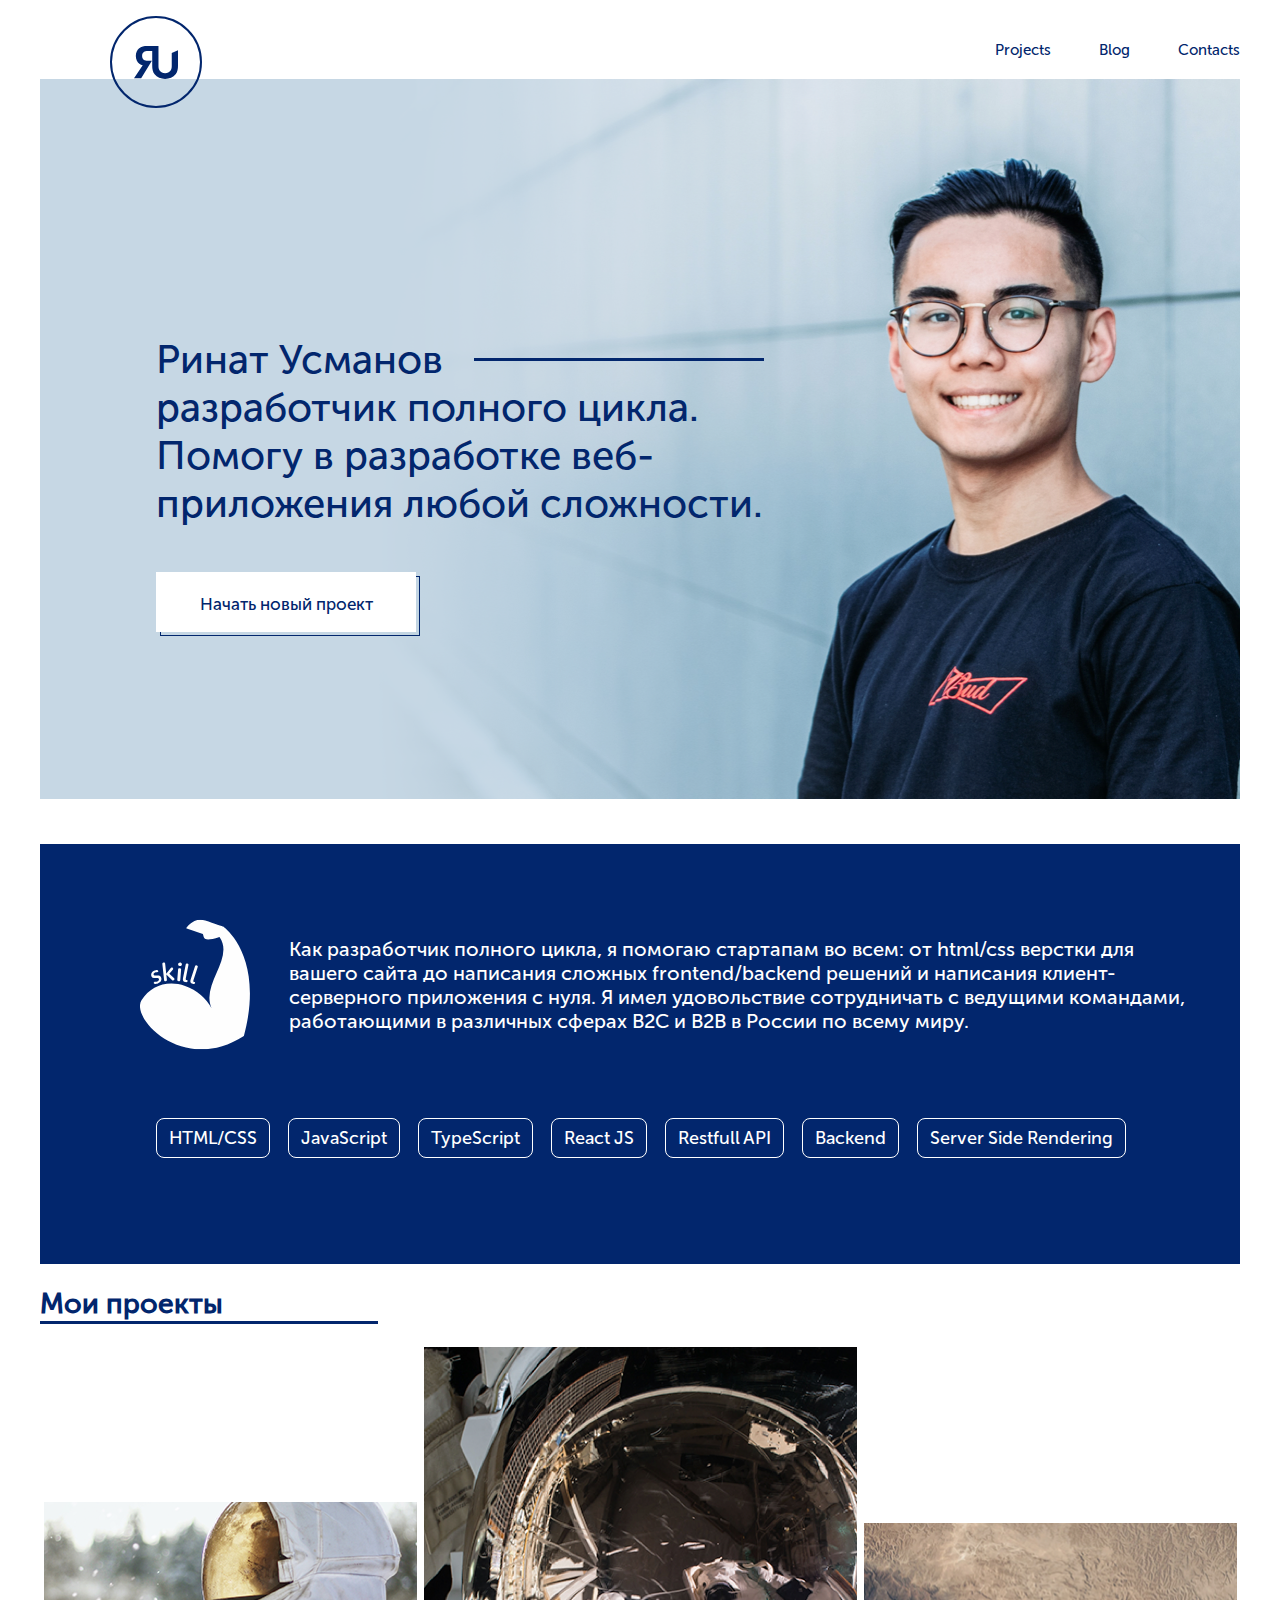
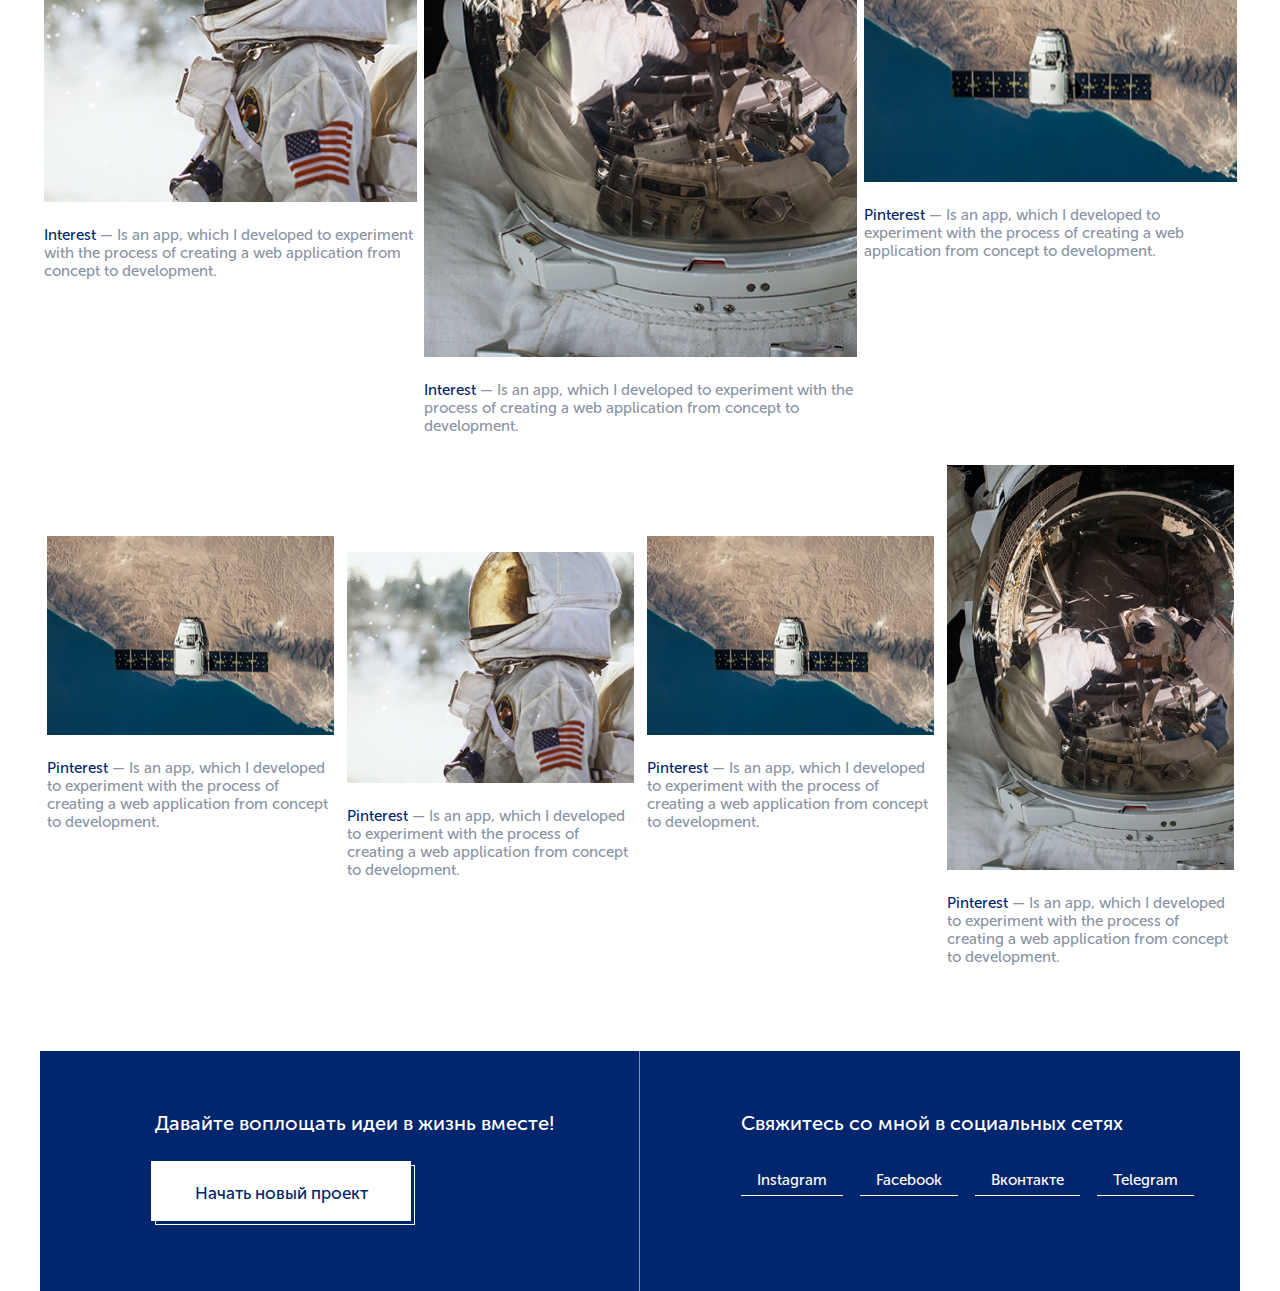
<file: index.html>
<!DOCTYPE html>
<html lang="en" dir="ltr">
  <head>
    <meta charset="utf-8">
    ﻿<meta name="viewport" content="width=device-width, initial-scale=1.0"/>
    <meta http-equiv="X-UA-Compatible" content="ie=edge">
    <link rel="stylesheet" href="./css/index.css">
    <link rel="stylesheet" href="./css/home.css">
    <link rel="stylesheet" href="./css/media.css">
    <title>Главная</title>
  </head>
  <body>
    <header>
        <a href="./index.html" class="logo">
          <img src="./img/logo_blue.svg">
        </a>
        <div class="headbar">
          <a href="./project.html">Projects</a>
          <a href="./blog.html">Blog</a>
          <a href="./contacts.html">Contacts</a>
        </div>
    </header>
    <div>
      <section class="person">
        <div class="dev-rinat">
          <p>Ринат Усманов</p>
            разработчик полного цикла. Помогу в разработке веб-приложения любой сложности.
        </div>
        <button class="person-button"></button>
      </section>
      <section class="skill">
        <div class="skill-top">
          <img src="./img/skill.svg" class="skill-image">
          <p class="skill-text">
            Как разработчик полного цикла, я помогаю стартапам во всем: от html/css верстки для вашего сайта до написания сложных frontend/backend решений и написания клиент-серверного приложения с нуля. Я имел удовольствие сотрудничать с ведущими командами, работающими в различных сферах B2C и B2B в России по всему миру.
          </p>
        </div>
        <div class="skill-bottom">
          <span class="skill-type">HTML/CSS</span>
          <span class="skill-type">JavaScript</span>
          <span class="skill-type">TypeScript</span>
          <span class="skill-type">React JS</span>
          <span class="skill-type">Restfull API</span>
          <span class="skill-type">Backend</span>
          <span class="skill-type">Server Side Rendering</span>
        </div>
      </section>
      <section class="gallery">
        <h2>Мои проекты</h2>
        <div class="gallery-box">
          <div class="box">
            <img src="./img/1.png" alt="">
            <p class="img-text"><span>Interest</span> — Is an app, which I developed to experiment with the process of creating a web application from concept to development.</p>
          </div>
          <div class="box">
            <img src="./img/2.png" alt="">
            <p class="img-text"><span>Interest</span> — Is an app, which I developed to experiment with the process of creating a web application from concept to development.</p>
          </div>
          <div class="box">
            <img src="./img/3.png" alt="">
            <p class="img-text"><span>Pinterest</span> — Is an app, which I developed to experiment with the process of creating a web application from concept to development.</p>
          </div>
        </div>
        <div class="gallery-box cell-4">
          <div class="box">
            <img src="./img/3.png" alt="">
            <p class="img-text"><span>Pinterest</span> — Is an app, which I developed to experiment with the process of creating a web application from concept to development.</p>
          </div>
          <div class="box">
            <img src="./img/1.png" alt="">
            <p class="img-text"><span>Pinterest</span> — Is an app, which I developed to experiment with the process of creating a web application from concept to development.</p>
          </div>
          <div class="box">
            <img src="./img/3.png" alt="">
            <p class="img-text"><span>Pinterest</span> — Is an app, which I developed to experiment with the process of creating a web application from concept to development.</p>
          </div>
          <div class="box">
            <img src="./img/2.png" alt="">
            <p class="img-text"><span>Pinterest</span> — Is an app, which I developed to experiment with the process of creating a web application from concept to development.</p>
          </div>
        </div>
      </section>
    </div>
    <footer>
      <div class="footer-left">
        <p>Давайте воплощать идеи в жизнь вместе!</p>
        <button class="footer-button"></button>
      </div>
      <div class="footer-right">
        <p>Свяжитесь со мной в социальных сетях</p>
        <div class="social">
          <a href="#">Instagram</a>
          <a href="#">Facebook</a>
          <a href="#">Вконтакте</a>
          <a href="#">Telegram</a>
        </div>
      </div>
    </footer>
  </body>
</html>
</file>
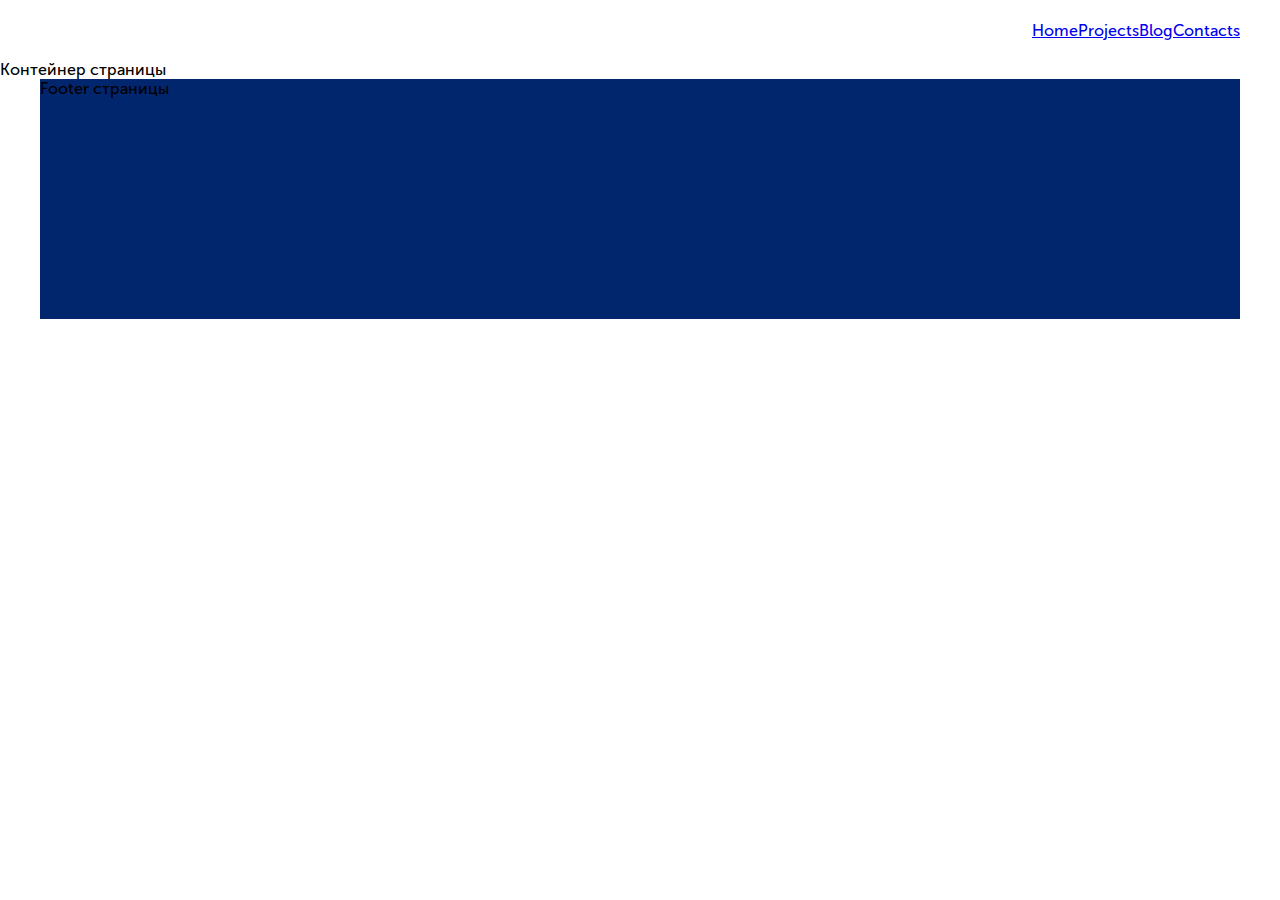
<file: blog.html>
<!DOCTYPE html>
<html lang="en" dir="ltr">
  <head>
    <meta charset="utf-8">
    <meta name="viewport" content="width=device-width, user-scalable=no, initial-scale=1.0, maximum-scale=1.0, minimum-scale=1.0">
    <meta http-equiv="X-UA-Compatible" content="ie=edge">
    <link rel="stylesheet" href="./css/index.css">
    <title>Блог</title>
  </head>
  <body>
    <header>
      <a href="./index.html">Home</a>
      <a href="./project.html">Projects</a>
      <a href="./blog.html">Blog</a>
      <a href="./contacts.html">Contacts</a>
    </header>
    <div class="content">
      <p>Контейнер страницы</p>
    </div>
    <footer>
      <p>Footer страницы</p>
    </footer>
  </body>
</html>
</file>
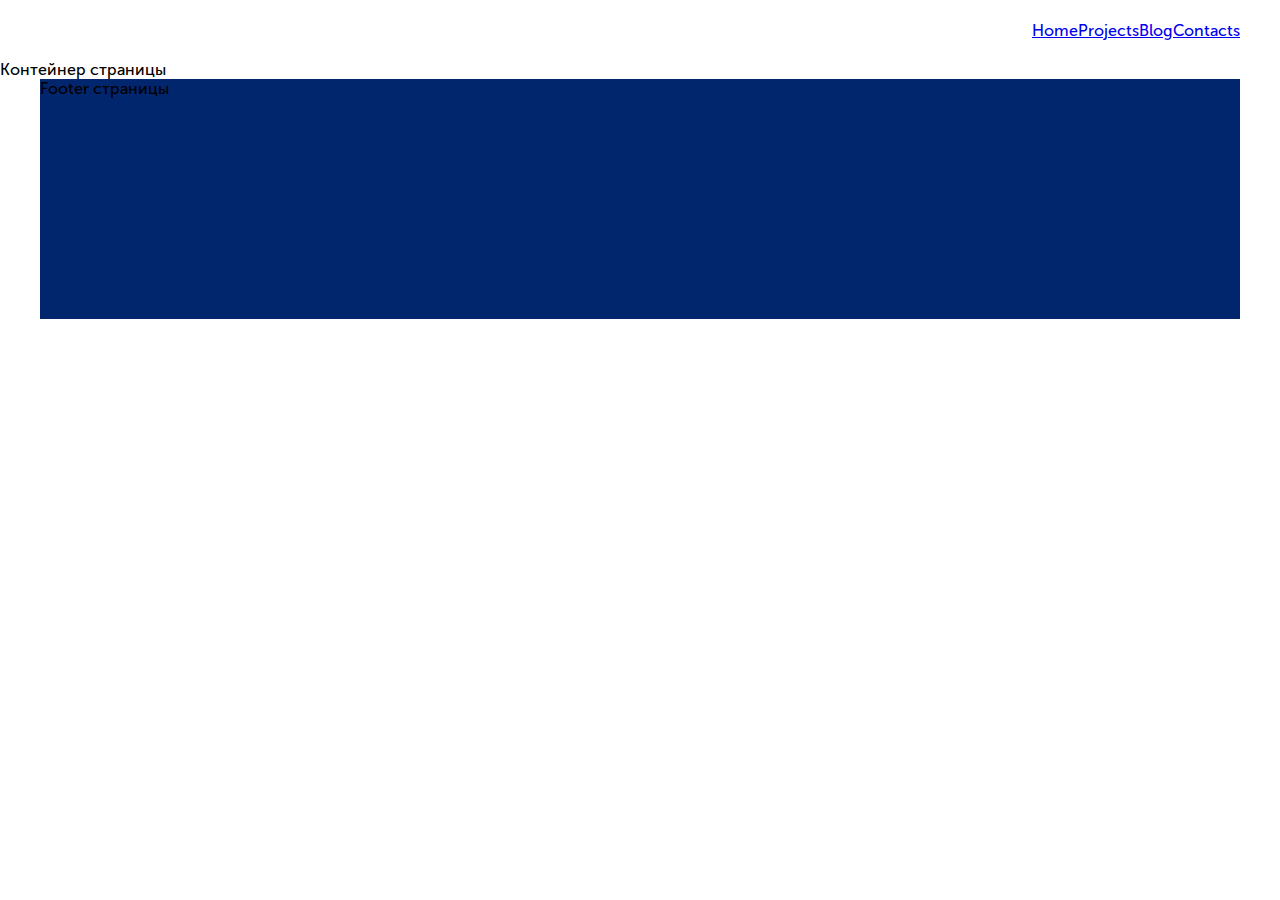
<file: blogpost.html>
<!DOCTYPE html>
<html lang="en" dir="ltr">
  <head>
    <meta charset="utf-8">
    <meta name="viewport" content="width=device-width, user-scalable=no, initial-scale=1.0, maximum-scale=1.0, minimum-scale=1.0">
    <meta http-equiv="X-UA-Compatible" content="ie=edge">
    <link rel="stylesheet" href="./css/index.css">
    <title>Пост</title>
  </head>
  <body>
    <header>
      <a href="./index.html">Home</a>
      <a href="./project.html">Projects</a>
      <a href="./blog.html">Blog</a>
      <a href="./contacts.html">Contacts</a>
    </header>
    <div class="content">
      <p>Контейнер страницы</p>
    </div>
    <footer>
      <p>Footer страницы</p>
    </footer>
  </body>
</html>
</file>
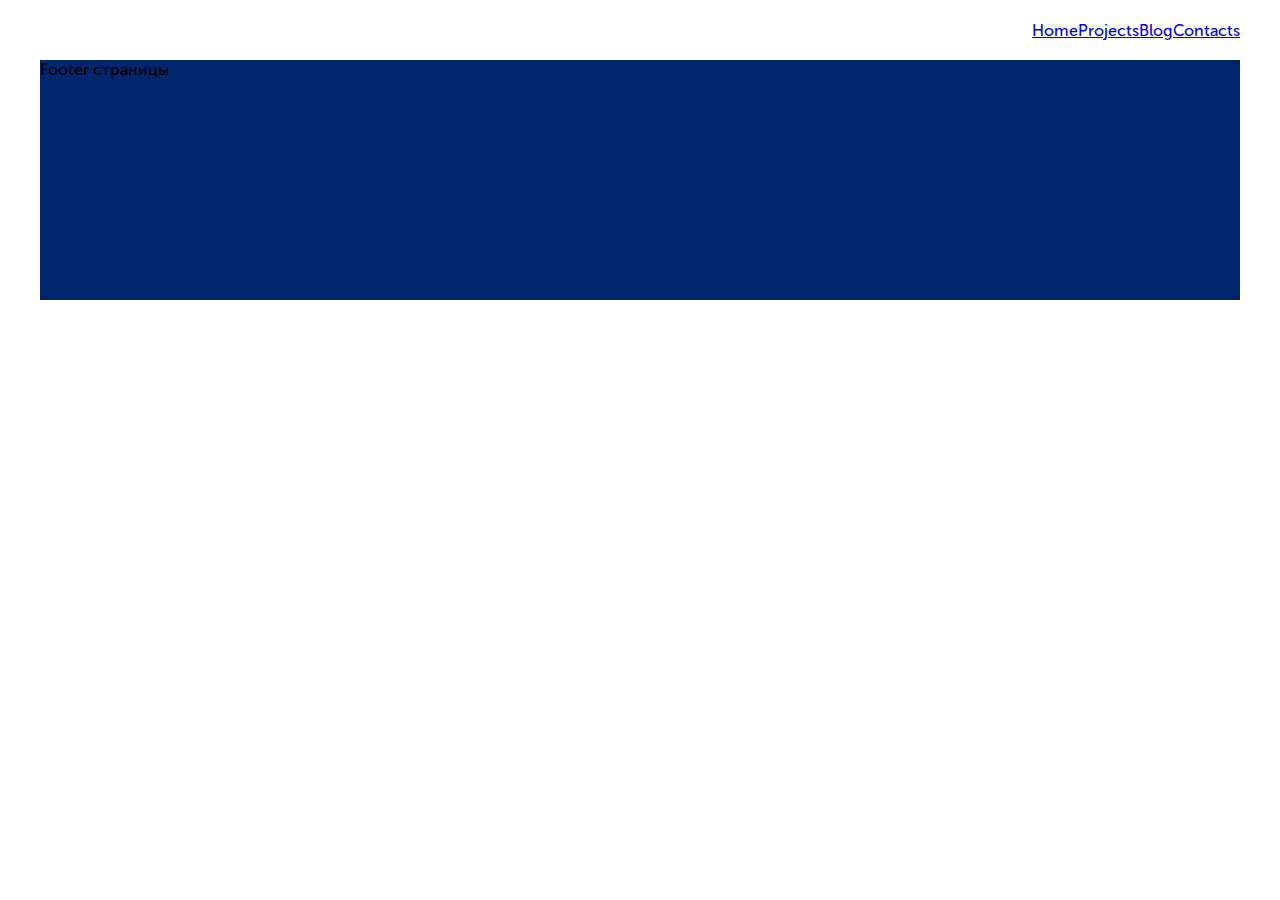
<file: contacts.html>
<!DOCTYPE html>
<html lang="en" dir="ltr">
  <head>
    <meta charset="utf-8">
    <meta name="viewport" content="width=device-width, user-scalable=no, initial-scale=1.0, maximum-scale=1.0, minimum-scale=1.0">
    <meta http-equiv="X-UA-Compatible" content="ie=edge">
    <link rel="stylesheet" href="./css/index.css">
    <title>Контакты</title>
  </head>
  <body>
    <header>
        <a href="./index.html">Home</a>
        <a href="./project.html">Projects</a>
        <a href="./blog.html">Blog</a>
        <a href="./contacts.html">Contacts</a>
    </header>
    <div class="content">

    </div>
    <footer>
      <p>Footer страницы</p>
    </footer>
  </body>
</html>
</file>
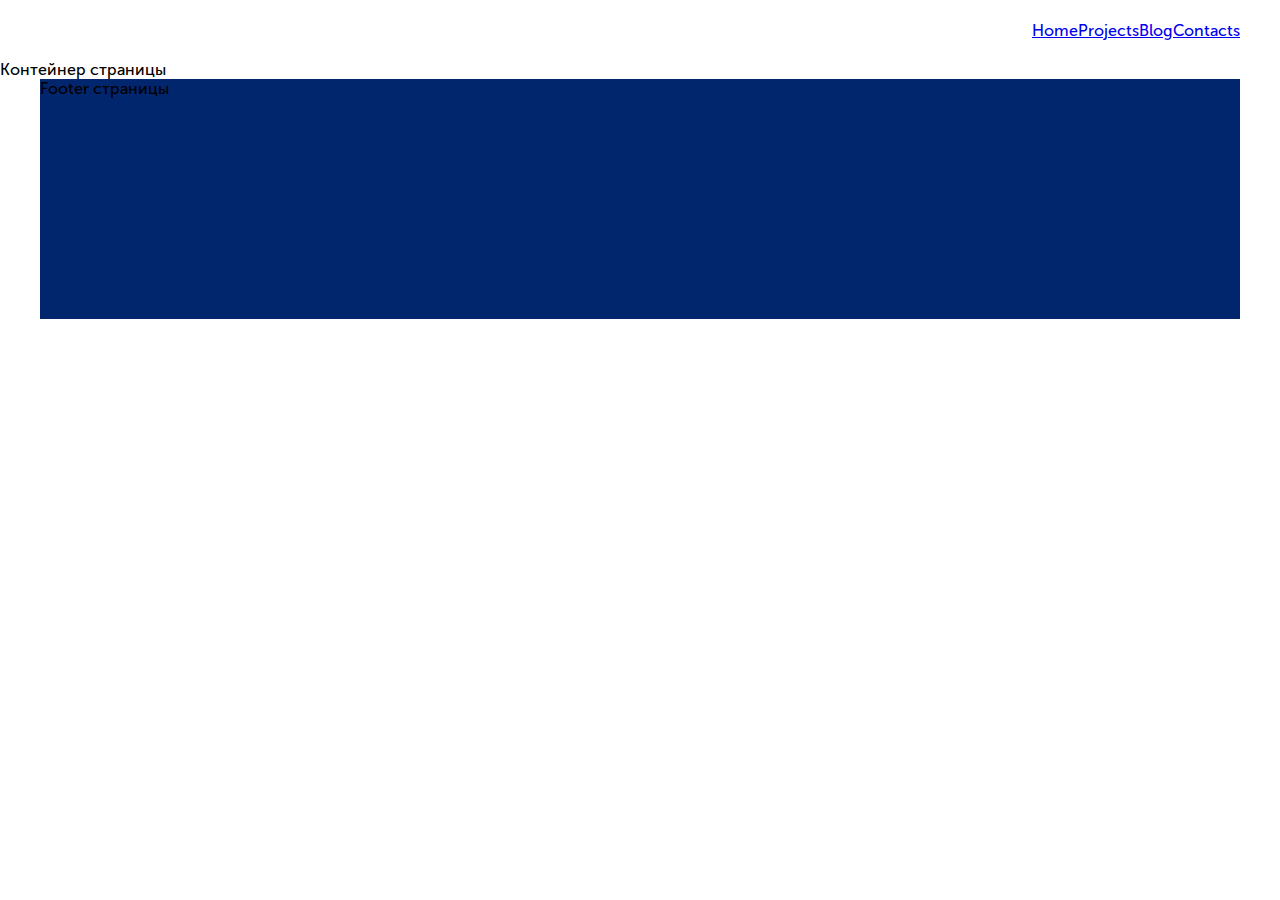
<file: project.html>
<!DOCTYPE html>
<html lang="en" dir="ltr">
  <head>
    <meta charset="utf-8">
    <meta name="viewport" content="width=device-width, user-scalable=no, initial-scale=1.0, maximum-scale=1.0, minimum-scale=1.0">
    <meta http-equiv="X-UA-Compatible" content="ie=edge">
    <link rel="stylesheet" href="./css/index.css">
    <title>Мои проекты</title>
  </head>
  <body>
    <header>
      <a href="./index.html">Home</a>
      <a href="./project.html">Projects</a>
      <a href="./blog.html">Blog</a>
      <a href="./contacts.html">Contacts</a>
    </header>
    <div class="content">
      <p>Контейнер страницы</p>
    </div>
    <footer>
      <p>Footer страницы</p>
    </footer>
  </body>
</html>
</file>
<file: css/index.css>
@font-face {
	font-family: 'MuseoSansCyrl';
	src: url(../fonts/font.woff) format("woff"),
	url(../fonts/font.woff2) format("woff2");
}

body, html, p {
	margin: 0;
	padding: 0;
	font-family: 'MuseoSansCyrl', serif;
}

header {
	display: flex;
	align-items: center;
	justify-content: flex-end;
    width: 100%;
    height: 60px;
    padding: 0 40px 0 40px;
    box-sizing: border-box;
}

.logo {
	position: absolute;
	left: 110px;
	top: 16px;
	width: 90px;
	height: 90px;
}

.logo:hover {
	background: transparent;
}

.headbar {
	display: inline-block;
}

.headbar a {
	text-decoration: none;
	color: #02266d;
	font-size: 15px;
	font-weight: 400;
	line-height: 18px;
	padding-left: 44px;
}

footer {
    width: calc(100% - 80px);
    height: 240px;
    margin-left: auto;
    margin-right: auto;
    background-color: #02266d;
    display: flex;
}

.footer-left {
	padding-top: 60px;
	padding-left: 115px;
	width: 50%;
	height: 100%;
	border-right: 1px solid rgba(255, 255, 255, .5);
	box-sizing: border-box;
}

.footer-left p, .footer-right p {
	color: #fff;
    font-size: 20px;
    font-weight: 400;
    line-height: 24px;
	background-color: #02266d;
}

.footer-button {
	width: 260px;
	height: 60px;
	border: 1px solid #fff;
	background-color: transparent;
	position: relative;
	margin-top: 30px;
}

.footer-button::after {
	box-sizing: border-box;
	content: "Начать новый проект";
	position: absolute;
	width: 260px;
	height: 60px;
	background-color: #fff;
	color: #02266d;
	font-family: MuseoSansCyrl;
	font-size: 17px;
	font-weight: 400;
	line-height: 20px;
	top: -5px;
	left: -5px;
	padding-top: 22px;
	cursor: pointer;
}

.footer-right {
	width: 50%;
	height: 100%;
	padding-top: 60px;
	padding-left: 101px;
	box-sizing: border-box;
}

.footer-right a {
	text-decoration: none;
	color: #fff;
	font-size: 15px;
	font-weight: 400;
	line-height: 18px;
	background-color: #02266d;
	height: 30px;
	display: flex;
	align-items: center;
	border-bottom: 1px solid #fff;
	margin-right: 17px;
	padding: 0 16px 0; 
}

a:hover {
	background-color: #fff;
	color: #02266d;
}

.social {
	margin-top: 30px;
	display: flex;
	align-items: center;
}
</file>
<file: css/home.css>
.person {
  background-image: url(../img/photo.png);
  background-size: cover;
  width: calc(100% - 80px);
  height: 720px;
  margin-left: auto;
  margin-right: auto;
}

.dev-rinat {
  color: #02266D;
  font-family: MuseoSansCyrl;
  font-size: 40px;
  font-weight: 400;
  line-height: 48px;
  width: 666px;
  padding-left: 116px;
  padding-top: 256px;
}

.dev-rinat p {
	position: relative;
}

.dev-rinat p::after {
	content: "";
	background-color: #02266d;
	height: 3px;
	width: 290px;
	position: absolute;
	right: 58px;
	top: 23px;
}

.person-button {
	width: 260px;
	height: 60px;
	border: 1px solid #02266d;
	background-color: transparent;
	position: relative;
	margin-top: 49px;
	margin-left: 120px;
}

.person-button::after {
	box-sizing: border-box;
	content: "Начать новый проект";
	position: absolute;
	width: 260px;
	height: 60px;
	background-color: #fff;
	color: #02266d;
	font-family: MuseoSansCyrl;
	font-size: 17px;
	font-weight: 400;
	line-height: 20px;
	top: -5px;
	left: -5px;
	padding-top: 22px;
	cursor: pointer;
}

.gallery {
	width: calc(100% - 80px);
	margin: 0 auto;
	padding-bottom: 85px;
}

h2 {
	font-size: 28px;
	line-height: 34px;
	width: 338px;
	color: #02266d;
	border-bottom: 3px solid #02266d;
}

.gallery-box {
	display: flex;
	align-items: center;
	justify-content: space-around;
}

.box {
	width: 373px;
}

.box img {
	width: 100%;	
}

.box:nth-child(2) {
	width: 433px;
}

.img-text {
	color: #8993a4;
	font-size: 15px;
	line-height: 18px;
	margin-top: 20px;
}

.img-text span {
	color: #02266d;
}

.cell-4 {
	margin-top: 30px;
}

.cell-4 .box {
	width: 287px;
}

.cell-4 .box:nth-child(odd) {
	height: 360px;
}

.skill {
	background-color: #02266d;
	width: calc(100% - 80px);
	height: 420px;
	margin-top: 45px;
	margin-left: auto;
    margin-right: auto;
}

.skill-top {
	padding-top: 75px;
	padding-left: 80px; 
	display: flex;
	align-items: center;
	width: 1086px;
	justify-content: space-around;
}

.skill-text {
	color: #fff;
	font-size: 20px;
	font-weight: 400;
	line-height: 24px;
	width: 897px;
}

.skill-bottom {
	margin-left: 116px;
	margin-top: 76px;
}

.skill-type {
    color: #fff;
	font-size: 18px;
	font-weight: 400;
	line-height: 24px;
	border: 1px solid #fff;
	border-radius: 8px;
	padding: 8px 12px;
	box-sizing: border-box;
	margin-right: 14px;
}
</file>
<file: css/media.css>
@media screen and (max-device-width: 605px) {
	* {
		margin: 0;
		padding: 0;
		box-sizing: border-box;
	}

	header {
		display: flex;
		align-items: center;
		justify-content: flex-end;
		padding: 0 16px;
		height: 30px;
	}

	.logo {
		width: 60px;
		height: 60px;
		position: absolute;
		left: 16px;
		top: 18px;
	}

	.logo img {
		width: 100%;
		height: auto;
	}

	.headbar a {
		padding-left: 16px;
	}

	.person {
  		background-position: center;
		height: auto;
		width: calc(100% - 32px);
	}

	.dev-rinat {
  		width: 100%;
  		padding: 32px 16px;
  		font-size: 22px;
  		line-height: 1.5;
	}

	.dev-rinat > p {
		font-size: 32px;
	}

	.dev-rinat > p::after {
		display: none;
	}

	.person-button {
		margin: 0 16px 32px;

	}

	.skill {
		width: calc(100% - 32px);
		height: auto;
	}

	.skill-top {
		width: 100%;
		height: auto;
		flex-direction: column;
		padding: 32px 16px;
		justify-content: flex-start;
	}

	.skill-text {
		width: 100%;
		padding-top: 20px;
		text-align: justify;
	}

	.skill-bottom {
		margin: 0 16px ;
		display: flex;
		flex-wrap: wrap;
		padding-bottom: 32px;
		justify-content: center;
	}

	.skill-type {
		margin: 4px 4px;
	}

	.gallery {
		width: calc(100% - 32px);
		padding-bottom: 32px;
	}

	.gallery h2 {
		width: 100%;
	}

	.gallery-box {
		flex-wrap: wrap;
	}

	.box img {
		margin-top: 16px;
	}

	.img-text {
		margin-top: 16px;
	}

	footer {
    	width: calc(100% - 32px);
    	height: auto;
    	flex-direction: column;
	}

	.footer-left {
		width: 100%;
		padding: 32px 16px; 
		display: flex;
		flex-direction: column;
		align-items: center;
	}

	.footer-left p {
		text-align: center;
	}

	.footer-right {
		width: 100%;
		padding: 32px 16px;
	}

	.footer-right p {
		text-align: center;
	}

	.social {
		display: flex;
		flex-direction: column;
		margin-top: 30px;
	}
}

@media screen and (min-device-width: 606px) and (max-device-width: 812px) {
	* {
		margin: 0;
		padding: 0;
		box-sizing: border-box;
	}

	header {
		display: flex;
		align-items: center;
		justify-content: flex-end;
		padding: 0 16px;
		height: 30px;
	}

	.logo {
		width: 60px;
		height: 60px;
		position: absolute;
		left: 32px;
		top: 20px;
	}

	.logo img {
		width: 100%;
		height: auto;
	}

	.headbar a {
		padding-left: 16px;
	}

	.person {
  		background-position: center;
		height: auto;
		width: calc(100% - 32px);
	}

	.dev-rinat {
  		width: 50%;
  		padding: 32px 16px;
  		font-size: 22px;
  		line-height: 1.5;
	}

	.dev-rinat > p {
		font-size: 32px;
	}

	.dev-rinat > p::after {
		display: none;
	}

	.person-button {
		margin: 0 16px 32px;

	}

	.skill {
		width: calc(100% - 32px);
		height: auto;
	}

	.skill-top {
		width: 100%;
		height: auto;
		flex-direction: column;
		padding: 32px 16px;
		justify-content: flex-start;
	}

	.skill-text {
		width: 100%;
		padding-top: 20px;
		text-align: justify;
	}

	.skill-bottom {
		margin: 0 16px ;
		display: flex;
		flex-wrap: wrap;
		padding-bottom: 32px;
		justify-content: center;
	}

	.skill-type {
		margin: 4px 4px;
	}

	.gallery {
		width: calc(100% - 32px);
		padding-bottom: 32px;
	}

	.gallery h2 {
		width: 100%;
	}

	.gallery-box {
		flex-wrap: wrap;
	}

	.box img {
		width: 95%;
		margin-top: 16px;
	}

	.img-text {
		margin-top: 16px;
	}

	footer {
    	width: calc(100% - 32px);
    	height: auto;
    	flex-direction: column;
	}

	.footer-left {
		width: 100%;
		padding: 32px 16px; 
		display: flex;
		flex-direction: column;
		align-items: center;
	}

	.footer-left p {
		text-align: center;
	}

	.footer-right {
		width: 100%;
		padding: 32px 16px;
	}

	.footer-right p {
		text-align: center;
	}

	.social {
		display: flex;
		flex-direction: column;
		margin-top: 30px;
	}
}

@media screen and (min-device-width: 813px) and (max-device-width: 1080px) {
	* {
		margin: 0;
		padding: 0;
		box-sizing: border-box;
	}

	header {
		display: flex;
		align-items: center;
		justify-content: flex-end;
		padding: 0 16px;
		height: 30px;
	}

	.logo {
		width: 60px;
		height: 60px;
		position: absolute;
		left: 32px;
		top: 20px;
	}

	.logo img {
		width: 100%;
		height: auto;
	}

	.headbar a {
		padding-left: 16px;
	}

	.person {
  		background-position: center;
		height: auto;
		width: calc(100% - 32px);
	}

	.dev-rinat {
  		width: 50%;
  		padding: 32px 16px;
  		font-size: 22px;
  		line-height: 1.5;
	}

	.dev-rinat > p {
		font-size: 32px;
	}

	.dev-rinat > p::after {
		display: none;
	}

	.person-button {
		margin: 0 16px 32px;

	}

	.skill {
		width: calc(100% - 32px);
		height: auto;
	}

	.skill-top {
		width: 100%;
		height: auto;
		padding: 32px 16px;
		justify-content: flex-start;
	}

	.skill-image {

	}

	.skill-text {
		width: 80%;
		padding-left: 32px;
		padding-top: 20px;
		text-align: justify;
	}

	.skill-bottom {
		margin: 0 16px ;
		display: flex;
		flex-wrap: wrap;
		padding-bottom: 32px;
		justify-content: center;
	}

	.skill-type {
		margin: 4px 4px;
	}

	.gallery {
		width: calc(100% - 32px);
		padding-bottom: 32px;
	}

	.gallery h2 {
		width: 100%;
	}

	.gallery-box {
		display: flex;
	align-items: center;
	justify-content: space-around;
	}

	.box {
		
	}

	.box img {
		margin-top: 16px;
		width: 85%;
	}

	.box:nth-child(2) {
		width: 313px;
	}

	.img-text {
		margin-top: 16px;
		width: 88%;
	}

	.cell-4 .box {
		width: 217px;
	}

	footer {
    	width: calc(100% - 32px);
    	height: auto;
    	flex-direction: column;
	}

	.footer-left {
		width: 100%;
		padding: 32px 16px; 
		display: flex;
		flex-direction: column;
		align-items: center;
	}

	.footer-left p {
		text-align: center;
	}

	.footer-right {
		width: 100%;
		padding: 32px 16px;
	}

	.footer-right p {
		text-align: center;
	}

	.social {
		display: flex;
		flex-direction: column;
		margin-top: 30px;
	}
}
</file>
